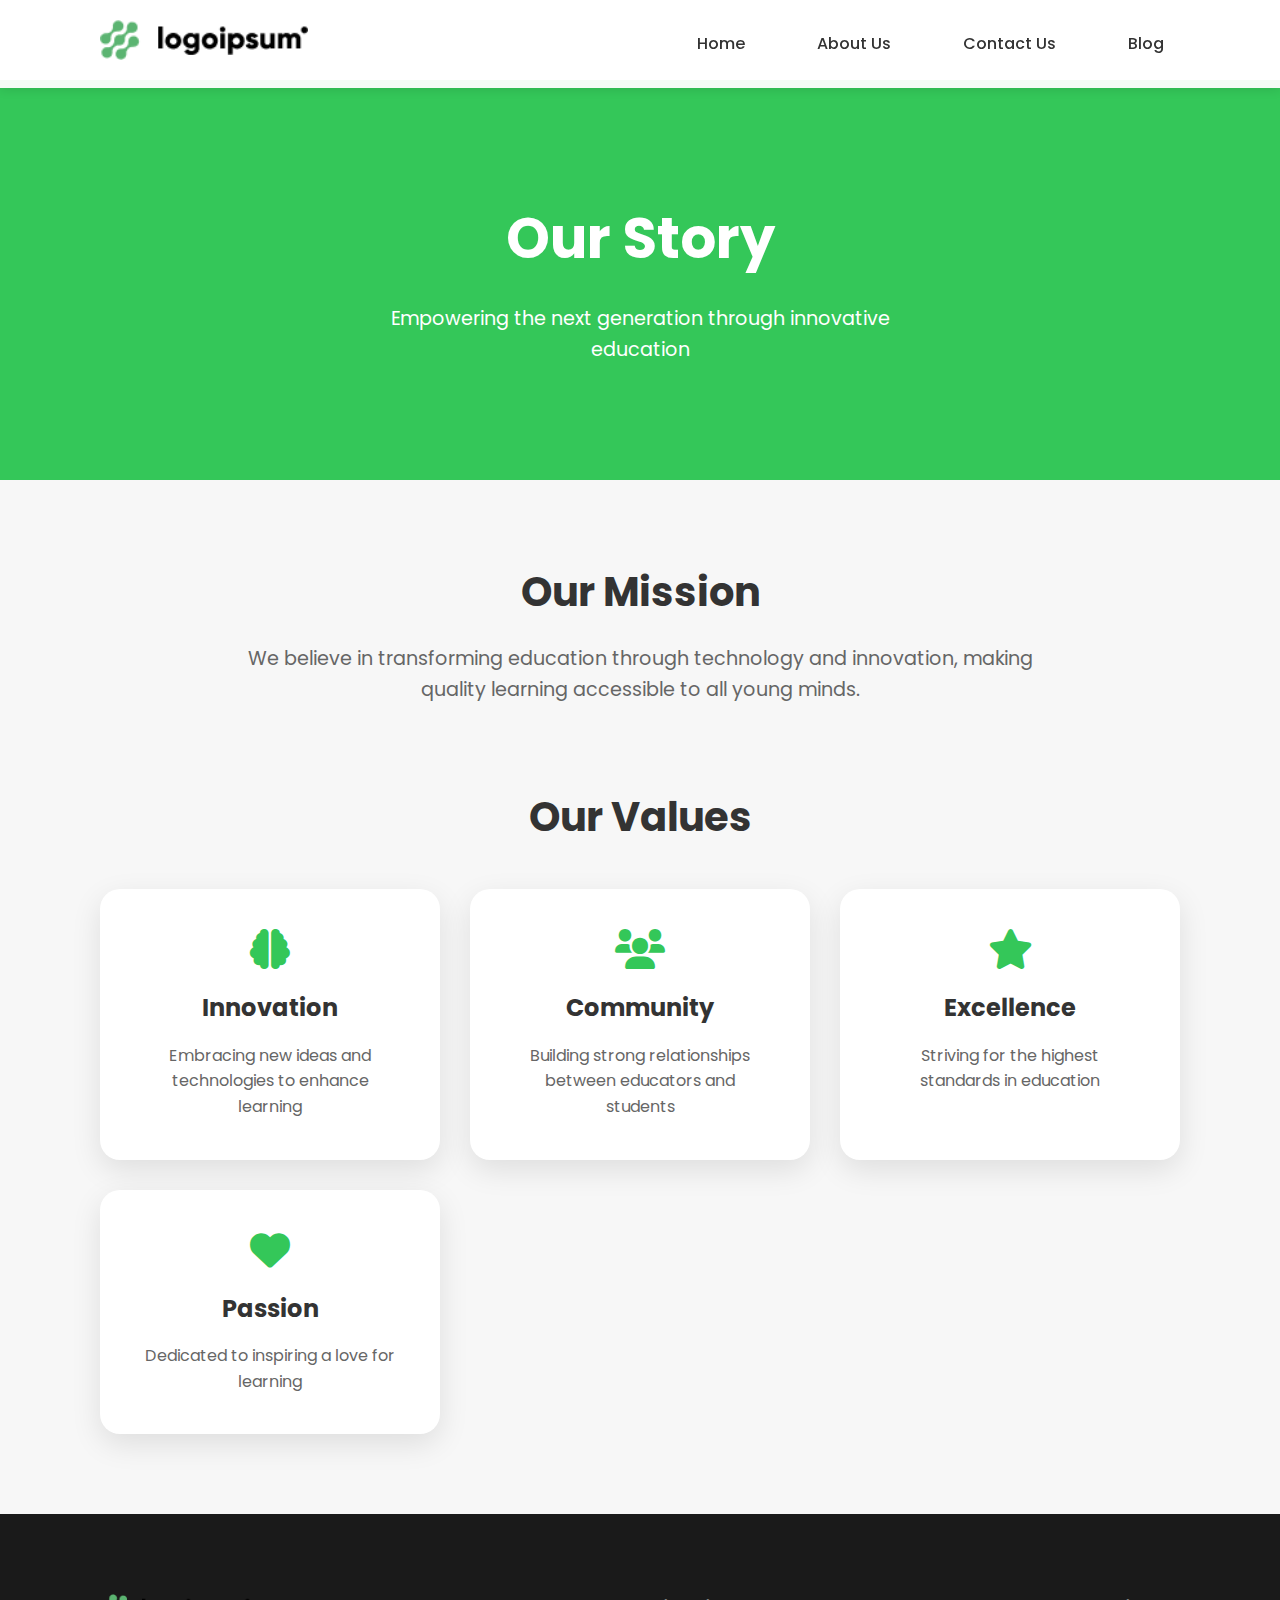
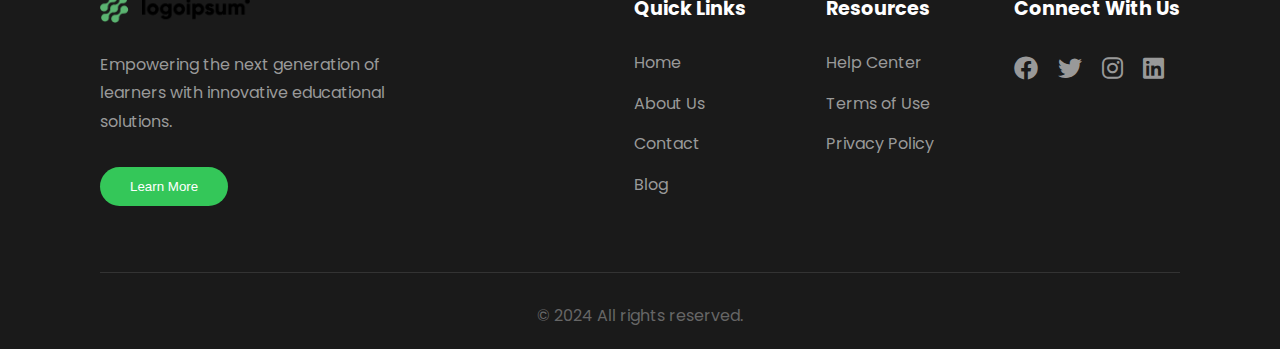
<file: app1/about.html>
<!DOCTYPE html>
<html lang="en">
  <head>
    <meta charset="UTF-8" />
    <meta name="viewport" content="width=device-width, initial-scale=1.0" />
    <title>About Us - Empower Young Minds</title>
    <link rel="preconnect" href="https://fonts.googleapis.com" />
    <link rel="preconnect" href="https://fonts.gstatic.com" crossorigin />
    <link
      href="https://fonts.googleapis.com/css2?family=Poppins:wght@100;200;300;400;500;600;700;800;900&display=swap"
      rel="stylesheet"
    />
    <link rel="stylesheet" href="styles.css" />
    <link
      rel="stylesheet"
      href="https://cdnjs.cloudflare.com/ajax/libs/font-awesome/6.0.0/css/all.min.css"
    />
  </head>
  <body>
    <nav class="nav">
      <div class="nav__logo">
        <img src="images/logo.png" alt="Logo" />
      </div>
      <div class="nav__links">
        <a href="index.html" class="nav__link">Home</a>
        <a href="about.html" class="nav__link">About Us</a>
        <a href="contact.html" class="nav__link">Contact Us</a>
        <a href="blog.html" class="nav__link">Blog</a>
      </div>
    </nav>

    <section class="about">
      <div class="about__hero">
        <h1>Our Story</h1>
        <p>Empowering the next generation through innovative education</p>
      </div>

      <div class="about__content">
        <div class="about__mission">
          <h2>Our Mission</h2>
          <p>We believe in transforming education through technology and innovation, making quality learning accessible to all young minds.</p>
        </div>

        <div class="about__values">
          <h2>Our Values</h2>
          <div class="about__values-grid">
            <div class="about__value-card">
              <i class="fas fa-brain"></i>
              <h3>Innovation</h3>
              <p>Embracing new ideas and technologies to enhance learning</p>
            </div>
            <div class="about__value-card">
              <i class="fas fa-users"></i>
              <h3>Community</h3>
              <p>Building strong relationships between educators and students</p>
            </div>
            <div class="about__value-card">
              <i class="fas fa-star"></i>
              <h3>Excellence</h3>
              <p>Striving for the highest standards in education</p>
            </div>
            <div class="about__value-card">
              <i class="fas fa-heart"></i>
              <h3>Passion</h3>
              <p>Dedicated to inspiring a love for learning</p>
            </div>
          </div>
        </div>
      </div>
    </section>

    <footer class="footer">
      <div class="footer__content">
        <div class="footer__logo">
          <img src="images/logo.png" alt="logo">
          <p>Empowering the next generation of learners with innovative educational solutions.</p>
          <button class="footer__button">Learn More</button>
        </div>
        <div class="footer__links">
          <div class="footer__column">
            <h4>Quick Links</h4>
            <a href="index.html">Home</a>
            <a href="about.html">About Us</a>
            <a href="contact.html">Contact</a>
            <a href="blog.html">Blog</a>
          </div>
          <div class="footer__column">
            <h4>Resources</h4>
            <a href="#">Help Center</a>
            <a href="#">Terms of Use</a>
            <a href="#">Privacy Policy</a>
          </div>
          <div class="footer__column">
            <h4>Connect With Us</h4>
            <div class="footer__social">
              <a href="#"><i class="fab fa-facebook"></i></a>
              <a href="#"><i class="fab fa-twitter"></i></a>
              <a href="#"><i class="fab fa-instagram"></i></a>
              <a href="#"><i class="fab fa-linkedin"></i></a>
            </div>
          </div>
        </div>
      </div>
      <div class="footer__bottom">
        <p>&copy; 2024 All rights reserved.</p>
      </div>
    </footer>
  </body>
</html>
</file>
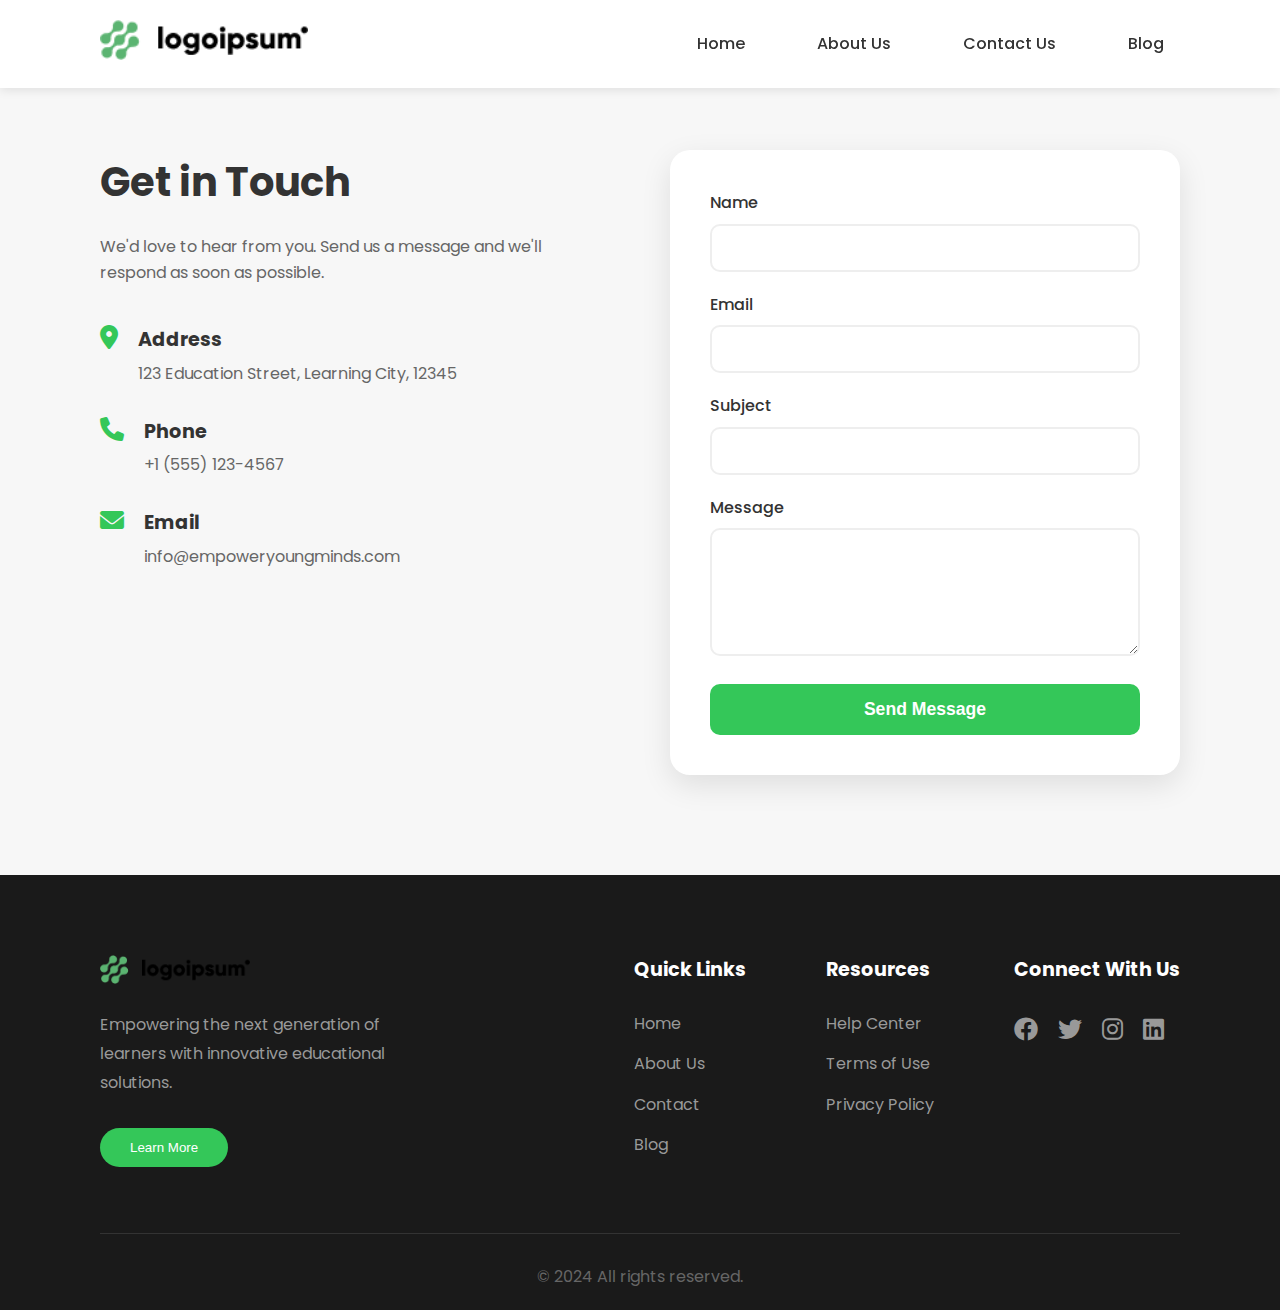
<file: app1/contact.html>
<!DOCTYPE html>
<html lang="en">
  <head>
    <meta charset="UTF-8" />
    <meta name="viewport" content="width=device-width, initial-scale=1.0" />
    <title>Contact Us - Empower Young Minds</title>
    <link rel="preconnect" href="https://fonts.googleapis.com" />
    <link rel="preconnect" href="https://fonts.gstatic.com" crossorigin />
    <link
      href="https://fonts.googleapis.com/css2?family=Poppins:wght@100;200;300;400;500;600;700;800;900&display=swap"
      rel="stylesheet"
    />
    <link rel="stylesheet" href="styles.css" />
    <link
      rel="stylesheet"
      href="https://cdnjs.cloudflare.com/ajax/libs/font-awesome/6.0.0/css/all.min.css"
    />
  </head>
  <body>
    <nav class="nav">
      <div class="nav__logo">
        <img src="images/logo.png" alt="Logo" />
      </div>
      <div class="nav__links">
        <a href="index.html" class="nav__link">Home</a>
        <a href="about.html" class="nav__link">About Us</a>
        <a href="contact.html" class="nav__link">Contact Us</a>
        <a href="blog.html" class="nav__link">Blog</a>
      </div>
    </nav>

    <section class="contact">
      <div class="contact__container">
        <div class="contact__info">
          <h1>Get in Touch</h1>
          <p>We'd love to hear from you. Send us a message and we'll respond as soon as possible.</p>
          
          <div class="contact__details">
            <div class="contact__item">
              <i class="fas fa-map-marker-alt"></i>
              <div>
                <h3>Address</h3>
                <p>123 Education Street, Learning City, 12345</p>
              </div>
            </div>
            
            <div class="contact__item">
              <i class="fas fa-phone"></i>
              <div>
                <h3>Phone</h3>
                <p>+1 (555) 123-4567</p>
              </div>
            </div>
            
            <div class="contact__item">
              <i class="fas fa-envelope"></i>
              <div>
                <h3>Email</h3>
                <p>info@empoweryoungminds.com</p>
              </div>
            </div>
          </div>
        </div>

        <form class="contact__form">
          <div class="contact__form-group">
            <label for="name">Name</label>
            <input type="text" id="name" required>
          </div>
          
          <div class="contact__form-group">
            <label for="email">Email</label>
            <input type="email" id="email" required>
          </div>
          
          <div class="contact__form-group">
            <label for="subject">Subject</label>
            <input type="text" id="subject" required>
          </div>
          
          <div class="contact__form-group">
            <label for="message">Message</label>
            <textarea id="message" rows="5" required></textarea>
          </div>
          
          <button type="submit" class="contact__button">Send Message</button>
        </form>
      </div>
    </section>

    <footer class="footer">
      <div class="footer__content">
        <div class="footer__logo">
          <img src="images/logo.png" alt="logo">
          <p>Empowering the next generation of learners with innovative educational solutions.</p>
          <button class="footer__button">Learn More</button>
        </div>
        <div class="footer__links">
          <div class="footer__column">
            <h4>Quick Links</h4>
            <a href="index.html">Home</a>
            <a href="about.html">About Us</a>
            <a href="contact.html">Contact</a>
            <a href="blog.html">Blog</a>
          </div>
          <div class="footer__column">
            <h4>Resources</h4>
            <a href="#">Help Center</a>
            <a href="#">Terms of Use</a>
            <a href="#">Privacy Policy</a>
          </div>
          <div class="footer__column">
            <h4>Connect With Us</h4>
            <div class="footer__social">
              <a href="#"><i class="fab fa-facebook"></i></a>
              <a href="#"><i class="fab fa-twitter"></i></a>
              <a href="#"><i class="fab fa-instagram"></i></a>
              <a href="#"><i class="fab fa-linkedin"></i></a>
            </div>
          </div>
        </div>
      </div>
      <div class="footer__bottom">
        <p>&copy; 2024 All rights reserved.</p>
      </div>
    </footer>
  </body>
</html>
</file>
<file: app1/styles.css>
/* ================================ */
/* 1. Base Styles & Reset */
/* ================================ */
* {
    padding: 0;
    margin: 0;
    box-sizing: border-box;
}

body {
    font-family: "Poppins", sans-serif;
    background-color: #f7f7f7;
    color: #333;
    line-height: 1.6;
}

/* ================================ */
/* 2. Navigation */
/* ================================ */
.nav {
    display: flex;
    justify-content: space-between;
    align-items: center;
    padding: 20px 100px;
    background-color: rgba(255, 255, 255, 0.95);
    position: fixed;
    width: 100%;
    top: 0;
    z-index: 1000;
    box-shadow: 0 2px 10px rgba(0, 0, 0, 0.1);
    transition: all 0.3s ease;
}

.nav__logo img {
    height: 40px;
    transition: transform 0.3s ease;
}

.nav__logo img:hover {
    transform: scale(1.05);
}

.nav__links {
    display: flex;
    gap: 40px;
    align-items: center;
}

.nav__link {
    text-decoration: none;
    color: #333;
    font-weight: 500;
    padding: 8px 16px;
    border-radius: 20px;
    transition: all 0.3s ease;
}

.nav__link:hover {
    background-color: #34c759;
    color: white;
    transform: translateY(-2px);
}

/* ================================ */
/* 3. Hero Section */
/* ================================ */
.hero {
    height: 100vh;
    background-size: cover;
    background-image: url("images/hero.jpg");
    background-position: center;
    background-attachment: fixed;
    background-color: rgba(0, 0, 0, 0.6);
    background-blend-mode: overlay;
    display: flex;
    flex-direction: column;
    justify-content: center;
    align-items: center;
    text-align: center;
    padding: 0 20px;
}

.hero__title {
    color: #ffffff;
    font-size: 4rem;
    margin-bottom: 20px;
    animation: fadeInUp 1s ease;
}

.hero__description {
    color: #ffffff;
    font-size: 1.5rem;
    max-width: 800px;
    margin: 0 auto;
    animation: fadeInUp 1s ease 0.2s;
    animation-fill-mode: both;
}

.hero__highlight {
    color: #34c759;
    font-weight: 700;
}

@keyframes fadeInUp {
    from {
        opacity: 0;
        transform: translateY(20px);
    }
    to {
        opacity: 1;
        transform: translateY(0);
    }
}

/* ================================ */
/* 4. Features Section */
/* ================================ */
.feature {
    display: flex;
    justify-content: space-between;
    padding: 100px;
    gap: 60px;
    background-color: #ffffff;
}

.feature__container {
    flex: 1;
}

.feature__item {
    padding: 30px 0;
    transition: transform 0.3s ease;
}

.feature__item:hover {
    transform: translateX(10px);
}

.feature__title {
    font-size: 2rem;
    font-weight: 700;
    color: #34c759;
    margin-bottom: 20px;
    position: relative;
}

.feature__title::after {
    content: '';
    position: absolute;
    bottom: -5px;
    left: 0;
    width: 50px;
    height: 3px;
    background-color: #34c759;
    transition: width 0.3s ease;
}

.feature__item:hover .feature__title::after {
    width: 100px;
}

.feature__description {
    color: #666;
    line-height: 1.8;
}

.feature__image--container {
    flex: 1;
    overflow: hidden;
    border-radius: 20px;
    box-shadow: 0 20px 40px rgba(0, 0, 0, 0.1);
}

.feature__image {
    width: 100%;
    height: 100%;
    object-fit: cover;
    transition: transform 0.5s ease;
}

.feature__image:hover {
    transform: scale(1.05);
}

/* ================================ */
/* 5. CTA Section */
/* ================================ */
.cta {
    padding: 100px;
    background-color: #34c759;
    color: #fff;
    text-align: center;
    position: relative;
    overflow: hidden;
}

.cta__title {
    font-size: 2.5rem;
    font-weight: 700;
    margin-bottom: 20px;
    position: relative;
    z-index: 1;
}

.cta__description {
    max-width: 800px;
    margin: 0 auto 30px;
    color: rgba(255, 255, 255, 0.9);
    position: relative;
    z-index: 1;
}

.cta__button {
    padding: 15px 40px;
    font-size: 1.1rem;
    font-weight: 600;
    background-color: #fff;
    color: #34c759;
    border: none;
    border-radius: 30px;
    cursor: pointer;
    transition: all 0.3s ease;
    position: relative;
    z-index: 1;
}

.cta__button:hover {
    transform: translateY(-3px);
    box-shadow: 0 10px 20px rgba(0, 0, 0, 0.1);
}

/* ================================ */
/* 6. Video Section */
/* ================================ */
.video {
    padding: 100px;
    text-align: center;
    background-color: #f8f9fa;
}

.video__title {
    font-size: 2.5rem;
    color: #333;
    margin-bottom: 20px;
}

.video__description {
    max-width: 700px;
    margin: 0 auto 40px;
    color: #666;
}

.video__controls {
    margin-bottom: 40px;
}

.video__button {
    padding: 12px 30px;
    margin: 0 10px;
    font-weight: 600;
    border-radius: 25px;
    transition: all 0.3s ease;
}

.video__button--primary {
    background-color: #34c759;
    color: white;
    border: none;
}

.video__button--secondary {
    background-color: transparent;
    border: 2px solid #34c759;
    color: #34c759;
}

.video__button:hover {
    transform: translateY(-2px);
    box-shadow: 0 5px 15px rgba(52, 199, 89, 0.2);
}

.video__container {
    border-radius: 20px;
    overflow: hidden;
    box-shadow: 0 20px 40px rgba(0, 0, 0, 0.1);
    height: 600px;
    background-image: url("images/video.jpg");
    background-size: cover;
    background-position: center;
    position: relative;
}

.video__container::after {
    content: '';
    position: absolute;
    top: 0;
    left: 0;
    right: 0;
    bottom: 0;
    background: rgba(0, 0, 0, 0.2);
    transition: background 0.3s ease;
}

.video__container:hover::after {
    background: rgba(0, 0, 0, 0.1);
}

/* ================================ */
/* 7. Programs Section */
/* ================================ */
.programs {
    padding: 100px;
    background-color: #ffffff;
}

.programs h2 {
    text-align: center;
    font-size: 2.5rem;
    color: #333;
    margin-bottom: 60px;
    max-width: 800px;
    margin-left: auto;
    margin-right: auto;
}

.programs__cards {
    display: flex;
    justify-content: center;
    gap: 40px;
    margin-top: 40px;
}

.programs__card {
    flex: 1;
    max-width: 350px;
    background: #ffffff;
    border-radius: 20px;
    overflow: hidden;
    box-shadow: 0 15px 30px rgba(0, 0, 0, 0.1);
    transition: all 0.3s ease;
}

.programs__card:hover {
    transform: translateY(-10px);
    box-shadow: 0 20px 40px rgba(0, 0, 0, 0.2);
}

.programs__card--image {
    width: 100%;
    height: 250px;
    object-fit: cover;
}

.programs__card h3 {
    padding: 20px;
    font-size: 1.3rem;
    color: #333;
}

.programs__card p {
    padding: 0 20px 20px;
    color: #666;
}

.programs__button {
    margin: 0 20px 20px;
    width: calc(100% - 40px);
    padding: 12px;
    background-color: #34c759;
    color: white;
    border: none;
    border-radius: 10px;
    font-weight: 600;
    transition: all 0.3s ease;
}

.programs__button:hover {
    background-color: #2ba44c;
}

/* ================================ */
/* 8. Form Section */
/* ================================ */
.element {
    display: flex;
    padding: 100px;
    gap: 60px;
    background-color: #f8f9fa;
}

.element__left {
    flex: 1;
    border-radius: 20px;
    overflow: hidden;
    box-shadow: 0 20px 40px rgba(0, 0, 0, 0.1);
}

.element__placeholder {
    width: 100%;
    height: 100%;
    background-image: url("images/formimage.jpg");
    background-position: center;
    background-size: cover;
    transition: transform 0.5s ease;
}

.element__left:hover .element__placeholder {
    transform: scale(1.05);
}

.element__right {
    flex: 1;
    padding: 40px;
    background: white;
    border-radius: 20px;
    box-shadow: 0 20px 40px rgba(0, 0, 0, 0.1);
}

.element__right h2 {
    font-size: 2rem;
    color: #333;
    margin-bottom: 10px;
}

.element__subtitle {
    color: #666;
    margin-bottom: 30px;
}

.element__list {
    list-style: none;
    margin-bottom: 30px;
}

.element__list--item {
    padding: 12px 0;
    color: #666;
    border-bottom: 1px solid #eee;
    transition: all 0.3s ease;
}

.element__list--item:before {
    content: "→";
    color: #34c759;
    margin-right: 10px;
    transition: transform 0.3s ease;
    display: inline-block;
}

.element__list--item:hover {
    color: #34c759;
    transform: translateX(10px);
}

.element__list--item:hover:before {
    transform: translateX(5px);
}

.element__form--group {
    margin-bottom: 20px;
}

.element__form--group label {
    display: block;
    margin-bottom: 8px;
    color: #333;
    font-weight: 500;
}

.element__form--group input,
.element__form--group select {
    width: 100%;
    padding: 12px;
    border: 2px solid #eee;
    border-radius: 10px;
    font-family: inherit;
    transition: all 0.3s ease;
}

.element__form--group input:focus,
.element__form--group select:focus {
    border-color: #34c759;
    box-shadow: 0 0 0 3px rgba(52, 199, 89, 0.1);
}

.element__button {
    width: 100%;
    padding: 15px;
    background-color: #34c759;
    color: white;
    border: none;
    border-radius: 10px;
    font-weight: 600;
    font-size: 1.1rem;
    cursor: pointer;
    transition: all 0.3s ease;
}

.element__button:hover {
    background-color: #2ba44c;
    transform: translateY(-2px);
}

/* ================================ */
/* 9. Footer */
/* ================================ */
.footer {
    background-color: #1a1a1a;
    color: white;
    padding: 80px 100px 20px;
}

.footer__content {
    display: flex;
    justify-content: space-between;
    margin-bottom: 60px;
}

.footer__logo {
    flex-basis: 30%;
}

.footer__logo img {
    max-width: 150px;
    margin-bottom: 20px;
}

.footer__logo p {
    color: #999;
    line-height: 1.8;
    margin-bottom: 30px;
}

.footer__button {
    padding: 12px 30px;
    background-color: #34c759;
    color: white;
    border: none;
    border-radius: 25px;
    font-weight: 500;
    transition: all 0.3s ease;
}

.footer__button:hover {
    background-color: #2ba44c;
    transform: translateY(-2px);
}

.footer__links {
    display: flex;
    gap: 80px;
}

.footer__column h4 {
    color: white;
    margin-bottom: 25px;
    font-size: 1.2rem;
}

.footer__column a {
    display: block;
    color: #999;
    text-decoration: none;
    margin-bottom: 15px;
    transition: all 0.3s ease;
}

.footer__column a:hover {
    color: #34c759;
    transform: translateX(5px);
}

.footer__social {
    display: flex;
    gap: 20px;
}

.footer__social a {
    color: #999;
    font-size: 1.5rem;
    transition: all 0.3s ease;
}

.footer__social a:hover {
    color: #34c759;
    transform: translateY(-3px);
}

.footer__bottom {
    text-align: center;
    padding-top: 30px;
    border-top: 1px solid #333;
    color: #666;
}

/* ================================ */
/* 10. Responsive Design */
/* ================================ */
@media (max-width: 1200px) {
    .nav, .hero, .feature, .cta, .video, .programs, .element, .footer {
        padding: 60px 50px;
    }
    
    .programs__cards {
        flex-direction: column;
        align-items: center;
    }
    
    .programs__card {
        width: 100%;
        max-width: 500px;
    }
}

@media (max-width: 768px) {
    .nav {
        padding: 20px;
        flex-direction: column;
        gap: 20px;
    }
    
    .feature {
        flex-direction: column;
    }
    
    .element {
        flex-direction: column;
    }
    
    .footer__content {
        flex-direction: column;
        gap: 40px;
    }
    
    .footer__links {
        flex-direction: column;
        gap: 30px;
    }
    
    .hero__title {
        font-size: 2.5rem;
    }
}

/* ================================ */
/* 11. About Page */
/* ================================ */
.about {
    padding-top: 80px;
}

.about__hero {
    height: 400px;
    background-color: #34c759;
    color: white;
    display: flex;
    flex-direction: column;
    justify-content: center;
    align-items: center;
    text-align: center;
    padding: 0 20px;
}

.about__hero h1 {
    font-size: 3.5rem;
    margin-bottom: 20px;
}

.about__hero p {
    font-size: 1.2rem;
    max-width: 600px;
}

.about__content {
    padding: 80px 100px;
}

.about__mission {
    text-align: center;
    max-width: 800px;
    margin: 0 auto 80px;
}

.about__mission h2 {
    font-size: 2.5rem;
    color: #333;
    margin-bottom: 20px;
}

.about__mission p {
    font-size: 1.2rem;
    color: #666;
}

.about__values {
    margin-top: 60px;
}

.about__values h2 {
    text-align: center;
    font-size: 2.5rem;
    color: #333;
    margin-bottom: 40px;
}

.about__values-grid {
    display: grid;
    grid-template-columns: repeat(auto-fit, minmax(250px, 1fr));
    gap: 30px;
}

.about__value-card {
    background: white;
    padding: 40px;
    border-radius: 20px;
    text-align: center;
    box-shadow: 0 10px 30px rgba(0, 0, 0, 0.1);
    transition: transform 0.3s ease;
}

.about__value-card:hover {
    transform: translateY(-10px);
}

.about__value-card i {
    font-size: 2.5rem;
    color: #34c759;
    margin-bottom: 20px;
}

.about__value-card h3 {
    font-size: 1.5rem;
    margin-bottom: 15px;
    color: #333;
}

.about__value-card p {
    color: #666;
}

/* ================================ */
/* 12. Contact Page */
/* ================================ */
.contact {
    padding: 150px 100px 100px;
}

.contact__container {
    display: grid;
    grid-template-columns: 1fr 1fr;
    gap: 60px;
    max-width: 1200px;
    margin: 0 auto;
}

.contact__info {
    padding-right: 40px;
}

.contact__info h1 {
    font-size: 2.5rem;
    color: #333;
    margin-bottom: 20px;
}

.contact__info > p {
    color: #666;
    margin-bottom: 40px;
}

.contact__details {
    display: flex;
    flex-direction: column;
    gap: 30px;
}

.contact__item {
    display: flex;
    align-items: flex-start;
    gap: 20px;
}

.contact__item i {
    font-size: 1.5rem;
    color: #34c759;
}

.contact__item h3 {
    font-size: 1.2rem;
    color: #333;
    margin-bottom: 5px;
}

.contact__item p {
    color: #666;
}

.contact__form {
    background: white;
    padding: 40px;
    border-radius: 20px;
    box-shadow: 0 10px 30px rgba(0, 0, 0, 0.1);
}

.contact__form-group {
    margin-bottom: 20px;
}

.contact__form-group label {
    display: block;
    margin-bottom: 8px;
    color: #333;
    font-weight: 500;
}

.contact__form-group input,
.contact__form-group textarea {
    width: 100%;
    padding: 12px;
    border: 2px solid #eee;
    border-radius: 10px;
    font-family: inherit;
    transition: all 0.3s ease;
}

.contact__form-group input:focus,
.contact__form-group textarea:focus {
    border-color: #34c759;
    outline: none;
    box-shadow: 0 0 0 3px rgba(52, 199, 89, 0.1);
}

.contact__button {
    width: 100%;
    padding: 15px;
    background-color: #34c759;
    color: white;
    border: none;
    border-radius: 10px;
    font-weight: 600;
    font-size: 1.1rem;
    cursor: pointer;
    transition: all 0.3s ease;
}

.contact__button:hover {
    background-color: #2ba44c;
    transform: translateY(-2px);
}

/* ================================ */
/* 13. Blog Page */
/* ================================ */
.blog {
    padding: 150px 100px 100px;
}

.blog__header {
    text-align: center;
    margin-bottom: 60px;
}

.blog__header h1 {
    font-size: 2.5rem;
    color: #333;
    margin-bottom: 20px;
}

.blog__header p {
    color: #666;
    max-width: 600px;
    margin: 0 auto;
}

.blog__grid {
    display: grid;
    grid-template-columns: repeat(auto-fit, minmax(300px, 1fr));
    gap: 40px;
    max-width: 1200px;
    margin: 0 auto;
}

.blog__card {
    background: white;
    border-radius: 20px;
    overflow: hidden;
    box-shadow: 0 10px 30px rgba(0, 0, 0, 0.1);
    transition: transform 0.3s ease;
}

.blog__card:hover {
    transform: translateY(-10px);
}

.blog__image {
    width: 100%;
    height: 200px;
    object-fit: cover;
}

.blog__content {
    padding: 30px;
}

.blog__date {
    color: #666;
    font-size: 0.9rem;
}

.blog__content h2 {
    font-size: 1.5rem;
    color: #333;
    margin: 15px 0;
}

.blog__content p {
    color: #666;
    margin-bottom: 20px;
}

.blog__link {
    color: #34c759;
    text-decoration: none;
    font-weight: 600;
    display: flex;
    align-items: center;
    gap: 10px;
    transition: gap 0.3s ease;
}

.blog__link:hover {
    gap: 15px;
}

/* ================================ */
/* 14. Responsive Design Updates */
/* ================================ */
@media (max-width: 1200px) {
    .contact, .blog {
        padding: 120px 50px 80px;
    }
    
    .about__content {
        padding: 60px 50px;
    }
}

@media (max-width: 768px) {
    .contact__container {
        grid-template-columns: 1fr;
    }
    
    .contact__info {
        padding-right: 0;
    }
    
    .about__hero h1 {
        font-size: 2.5rem;
    }
    
    .blog__grid {
        grid-template-columns: 1fr;
    }
    
    .about__values-grid {
        grid-template-columns: 1fr;
    }
}
</file>
